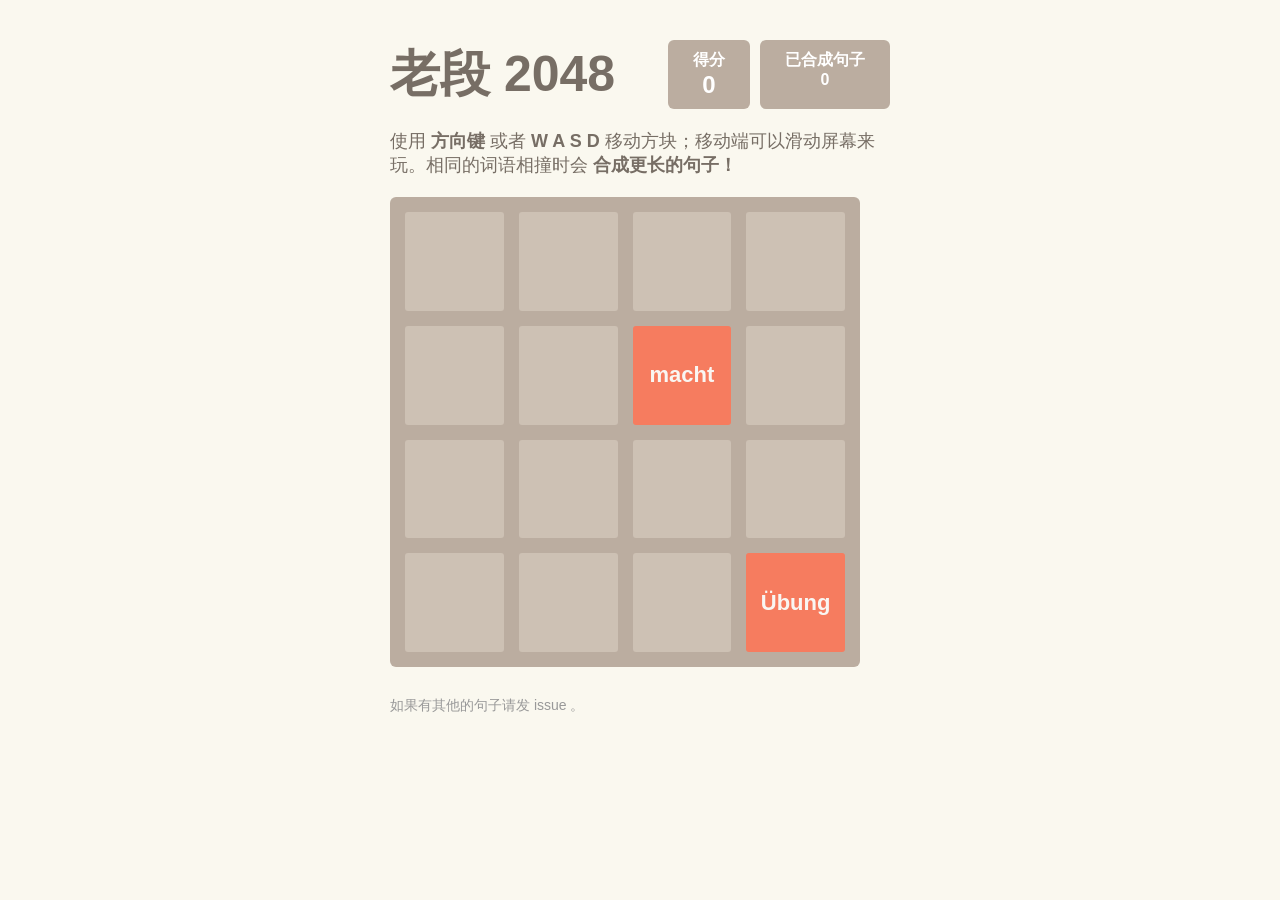
<file: index.html>
<!DOCTYPE html>
<html lang="zh-CN">
<head>
    <meta charset="UTF-8">
    <meta name="viewport" content="width=device-width, initial-scale=1.0">
    <title>老段 2048</title>
    <link rel="stylesheet" href="style.css">
</head>
<body>
    <div class="container">
        <div class="header">
            <h1 class="title">老段 2048</h1>
            <div class="scores-container">
                <div class="score-box">得分<br><span id="score">0</span></div>
                <div class="score-box">已合成句子<br><span id="achievement-count">0</span></div>
            </div>
        </div>
        <div class="game-intro">
            <p>使用 <strong>方向键</strong> 或者 <strong>W A S D</strong> 移动方块；移动端可以滑动屏幕来玩。相同的词语相撞时会 <strong>合成更长的句子！</strong></p>
        </div>
        
        <div class="game-container">
            <div class="game-message" id="game-message">
                <p>游戏结束!</p>
                <div class="lower">
                    <button class="retry-button" onclick="resetGame()">再来一局</button>
                </div>
            </div>
            
            <div class="sentence-message" id="sentence-message">
                <h2>🎉 合成成功!</h2>
                <p id="completed-sentence">这里显示结算句子</p>
                <div class="lower">
                    <button class="retry-button" onclick="continueGame()">继续</button>
                </div>
            </div>
            
            <div class="grid-container" id="grid">
                <!-- 16个格子将在 JS 中动态生成 -->
            </div>
        </div>
        
        <p class="custom-tip">如果有其他的句子请发 issue 。</p>
    </div>

    <script src="script.js"></script>
</body>
</html>
</file>
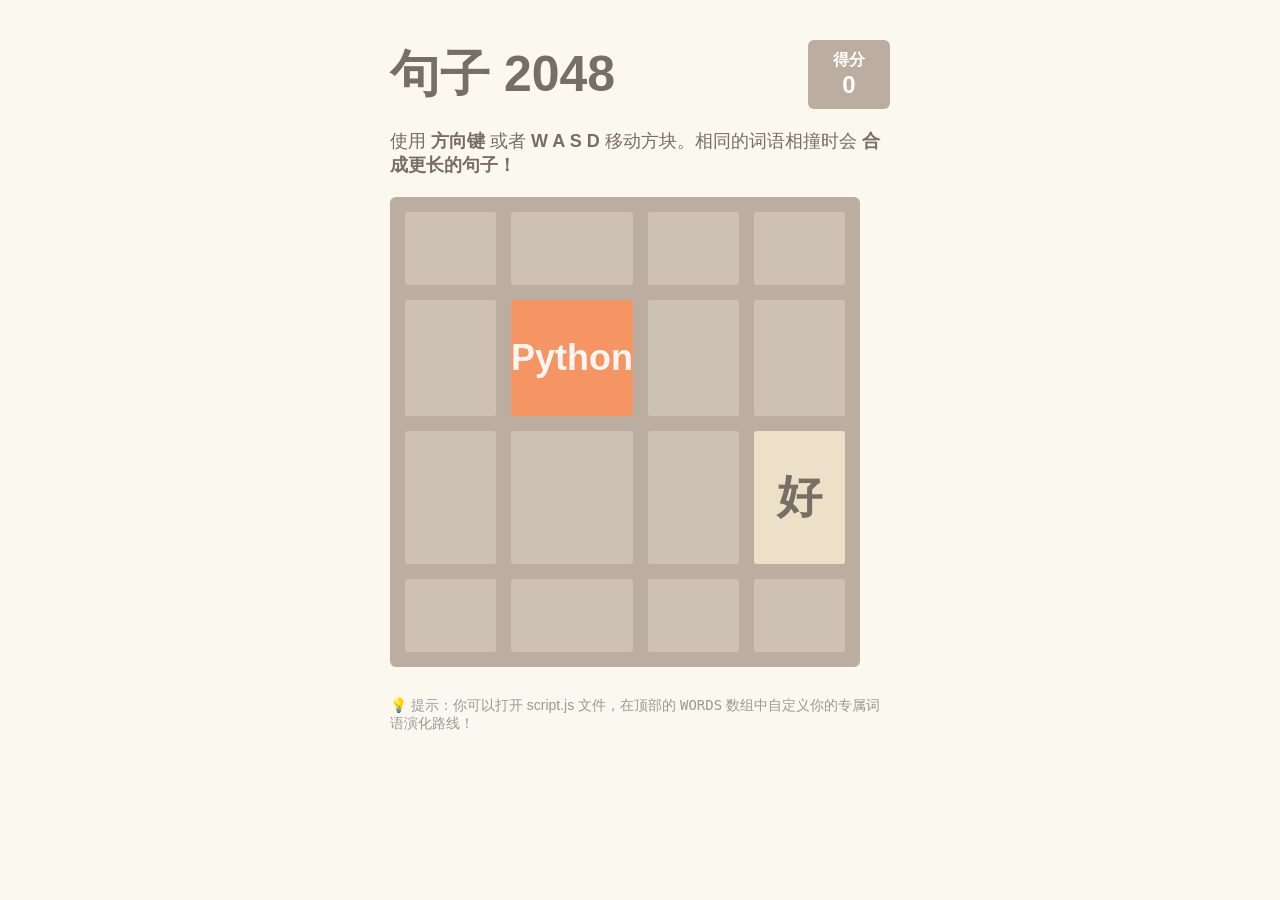
<file: df-2048/root/index.html>
<!DOCTYPE html>
<html lang="zh-CN">
<head>
    <meta charset="UTF-8">
    <meta name="viewport" content="width=device-width, initial-scale=1.0">
    <title>自定义词语 2048</title>
    <link rel="stylesheet" href="style.css">
</head>
<body>
    <div class="container">
        <div class="header">
            <h1 class="title">句子 2048</h1>
            <div class="scores-container">
                <div class="score-box">得分<br><span id="score">0</span></div>
            </div>
        </div>
        <div class="game-intro">
            <p>使用 <strong>方向键</strong> 或者 <strong>W A S D</strong> 移动方块。相同的词语相撞时会 <strong>合成更长的句子！</strong></p>
        </div>
        
        <div class="game-container">
            <div class="game-message" id="game-message">
                <p>游戏结束!</p>
                <div class="lower">
                    <button class="retry-button" onclick="resetGame()">再来一局</button>
                </div>
            </div>
            
            <div class="grid-container" id="grid">
                <!-- 16个格子将在 JS 中动态生成 -->
            </div>
        </div>
        
        <p class="custom-tip">💡 提示：你可以打开 script.js 文件，在顶部的 <code>WORDS</code> 数组中自定义你的专属词语演化路线！</p>
    </div>

    <script src="script.js"></script>
</body>
</html>
</file>
<file: style.css>
:root {
    --text-color: #776e65;
    --bg-color: #faf8ef;
    --grid-bg: #bbada0;
    --cell-empty: #cdc1b4;
}

body {
    margin: 0;
    padding: 0;
    font-family: "Helvetica Neue", Arial, sans-serif;
    background-color: var(--bg-color);
    color: var(--text-color);
    display: flex;
    justify-content: center;
}

.container {
    width: 500px;
    margin-top: 40px;
}

.header {
    display: flex;
    justify-content: space-between;
    align-items: center;
    margin-bottom: 20px;
}

.title {
    font-size: 50px;
    font-weight: bold;
    margin: 0;
}

.scores-container {
    display: flex;
    gap: 10px;
}

.score-box {
    background: var(--grid-bg);
    padding: 10px 25px;
    border-radius: 6px;
    color: white;
    font-weight: bold;
    text-align: center;
    font-size: 16px;
}

#score {
    font-size: 24px;
}

.game-intro {
    font-size: 18px;
    margin-bottom: 20px;
}

.game-container {
    position: relative;
    background: var(--grid-bg);
    padding: 15px;
    border-radius: 6px;
    width: 470px;
    height: 470px;
    box-sizing: border-box;
}

.grid-container {
    display: grid;
    grid-template-columns: repeat(4, 1fr);
    grid-template-rows: repeat(4, 1fr);
    grid-gap: 15px;
    width: 100%;
    height: 100%;
}

.grid-cell {
    background: var(--cell-empty);
    border-radius: 3px;
    width: 100%;
    height: 100%;
    display: flex;
    justify-content: center;
    align-items: center;
    font-size: 16px; /* 进一步减小字号 */
    font-weight: bold;
    color: #f9f6f2; /* 默认白字 */
    text-align: center;
    padding: 5px;
    box-sizing: border-box;
    word-break: break-all; /* 强制换行，防止撑开盒子 */
    overflow: hidden; /* 隐藏溢出内容，彻底防止变形 */
}

/* 游戏结束图层 */
.game-message {
    display: none;
    position: absolute;
    top: 0;
    left: 0;
    right: 0;
    bottom: 0;
    background: rgba(238, 228, 218, 0.73);
    z-index: 100;
    flex-direction: column;
    justify-content: center;
    align-items: center;
    border-radius: 6px;
}

.game-message p {
    font-size: 60px;
    font-weight: bold;
    margin-bottom: 20px;
}

.retry-button {
    background: #8f7a66;
    color: white;
    border: none;
    border-radius: 3px;
    padding: 10px 20px;
    font-size: 18px;
    font-weight: bold;
    cursor: pointer;
}

.retry-button:hover {
    background: #9f8b77;
}

.custom-tip {
    margin-top: 30px;
    font-size: 14px;
    color: #999;
}

/* 不同等级方块的颜色和字号（基于经典 2048 配色） */
.level-1 { background: #eee4da; color: #776e65; font-size: 45px; } /* 相当于 2 */
.level-2 { background: #ede0c8; color: #776e65; font-size: 45px; } /* 相当于 4 */
.level-3 { background: #f2b179; font-size: 40px; } /* 相当于 8 */
.level-4 { background: #f59563; font-size: 36px; } /* 相当于 16 */
.level-5 { background: #f67c5f; font-size: 32px; } /* 相当于 32 */
.level-6 { background: #f65e3b; font-size: 28px; } /* 相当于 64 */
.level-7 { background: #edcf72; font-size: 24px; box-shadow: 0 0 30px 10px rgba(243, 215, 116, 0.2381), inset 0 0 0 1px rgba(255, 255, 255, 0.142857); } /* 相当于 128 */
.level-8 { background: #edcc61; font-size: 20px; box-shadow: 0 0 30px 10px rgba(243, 215, 116, 0.31746), inset 0 0 0 1px rgba(255, 255, 255, 0.190476); } /* 相当于 256 */
.level-9 { background: #edc850; font-size: 18px; box-shadow: 0 0 30px 10px rgba(243, 215, 116, 0.39683), inset 0 0 0 1px rgba(255, 255, 255, 0.238095); } /* 相当于 512 */
.level-10 { background: #edc53f; font-size: 16px; box-shadow: 0 0 30px 10px rgba(243, 215, 116, 0.47619), inset 0 0 0 1px rgba(255, 255, 255, 0.285714); } /* 相当于 1024 */
.level-11 { background: #edc22e; font-size: 14px; box-shadow: 0 0 30px 10px rgba(243, 215, 116, 0.55556), inset 0 0 0 1px rgba(255, 255, 255, 0.333333); } /* 相当于 2048 */

/* 句子合成结算图层 */
.sentence-message {
    display: none;
    position: absolute;
    top: 0;
    left: 0;
    right: 0;
    bottom: 0;
    background: rgba(237, 194, 46, 0.95);
    z-index: 101;
    flex-direction: column;
    justify-content: center;
    align-items: center;
    border-radius: 6px;
    color: white;
    text-align: center;
    padding: 20px;
    box-sizing: border-box;
}

.sentence-message h2 {
    font-size: 40px;
    margin: 0 0 20px 0;
    text-shadow: 2px 2px 4px rgba(0,0,0,0.3);
}

.sentence-message p {
    font-size: 28px;
    font-weight: bold;
    margin-bottom: 30px;
    background: rgba(0,0,0,0.1);
    padding: 15px 25px;
    border-radius: 8px;
    line-height: 1.4;
    word-break: break-all;
}
</file>
<file: df-2048/root/style.css>
:root {
    --text-color: #776e65;
    --bg-color: #faf8ef;
    --grid-bg: #bbada0;
    --cell-empty: #cdc1b4;
}

body {
    margin: 0;
    padding: 0;
    font-family: "Helvetica Neue", Arial, sans-serif;
    background-color: var(--bg-color);
    color: var(--text-color);
    display: flex;
    justify-content: center;
}

.container {
    width: 500px;
    margin-top: 40px;
}

.header {
    display: flex;
    justify-content: space-between;
    align-items: center;
    margin-bottom: 20px;
}

.title {
    font-size: 50px;
    font-weight: bold;
    margin: 0;
}

.score-box {
    background: var(--grid-bg);
    padding: 10px 25px;
    border-radius: 6px;
    color: white;
    font-weight: bold;
    text-align: center;
    font-size: 16px;
}

#score {
    font-size: 24px;
}

.game-intro {
    font-size: 18px;
    margin-bottom: 20px;
}

.game-container {
    position: relative;
    background: var(--grid-bg);
    padding: 15px;
    border-radius: 6px;
    width: 470px;
    height: 470px;
    box-sizing: border-box;
}

.grid-container {
    display: grid;
    grid-template-columns: repeat(4, 1fr);
    grid-gap: 15px;
    width: 100%;
    height: 100%;
}

.grid-cell {
    background: var(--cell-empty);
    border-radius: 3px;
    width: 100%;
    height: 100%;
    display: flex;
    justify-content: center;
    align-items: center;
    font-size: 35px;
    font-weight: bold;
    color: #f9f6f2; /* 默认白字 */
}

/* 游戏结束图层 */
.game-message {
    display: none;
    position: absolute;
    top: 0;
    left: 0;
    right: 0;
    bottom: 0;
    background: rgba(238, 228, 218, 0.73);
    z-index: 100;
    flex-direction: column;
    justify-content: center;
    align-items: center;
    border-radius: 6px;
}

.game-message p {
    font-size: 60px;
    font-weight: bold;
    margin-bottom: 20px;
}

.retry-button {
    background: #8f7a66;
    color: white;
    border: none;
    border-radius: 3px;
    padding: 10px 20px;
    font-size: 18px;
    font-weight: bold;
    cursor: pointer;
}

.retry-button:hover {
    background: #9f8b77;
}

.custom-tip {
    margin-top: 30px;
    font-size: 14px;
    color: #999;
}

/* 不同等级方块的颜色和字号（基于经典 2048 配色） */
.level-1 { background: #eee4da; color: #776e65; font-size: 45px; } /* 相当于 2 */
.level-2 { background: #ede0c8; color: #776e65; font-size: 45px; } /* 相当于 4 */
.level-3 { background: #f2b179; font-size: 40px; } /* 相当于 8 */
.level-4 { background: #f59563; font-size: 36px; } /* 相当于 16 */
.level-5 { background: #f67c5f; font-size: 32px; } /* 相当于 32 */
.level-6 { background: #f65e3b; font-size: 28px; } /* 相当于 64 */
.level-7 { background: #edcf72; font-size: 24px; box-shadow: 0 0 30px 10px rgba(243, 215, 116, 0.2381), inset 0 0 0 1px rgba(255, 255, 255, 0.142857); } /* 相当于 128 */
.level-8 { background: #edcc61; font-size: 20px; box-shadow: 0 0 30px 10px rgba(243, 215, 116, 0.31746), inset 0 0 0 1px rgba(255, 255, 255, 0.190476); } /* 相当于 256 */
.level-9 { background: #edc850; font-size: 18px; box-shadow: 0 0 30px 10px rgba(243, 215, 116, 0.39683), inset 0 0 0 1px rgba(255, 255, 255, 0.238095); } /* 相当于 512 */
.level-10 { background: #edc53f; font-size: 16px; box-shadow: 0 0 30px 10px rgba(243, 215, 116, 0.47619), inset 0 0 0 1px rgba(255, 255, 255, 0.285714); } /* 相当于 1024 */
.level-11 { background: #edc22e; font-size: 14px; box-shadow: 0 0 30px 10px rgba(243, 215, 116, 0.55556), inset 0 0 0 1px rgba(255, 255, 255, 0.333333); } /* 相当于 2048 */
</file>
